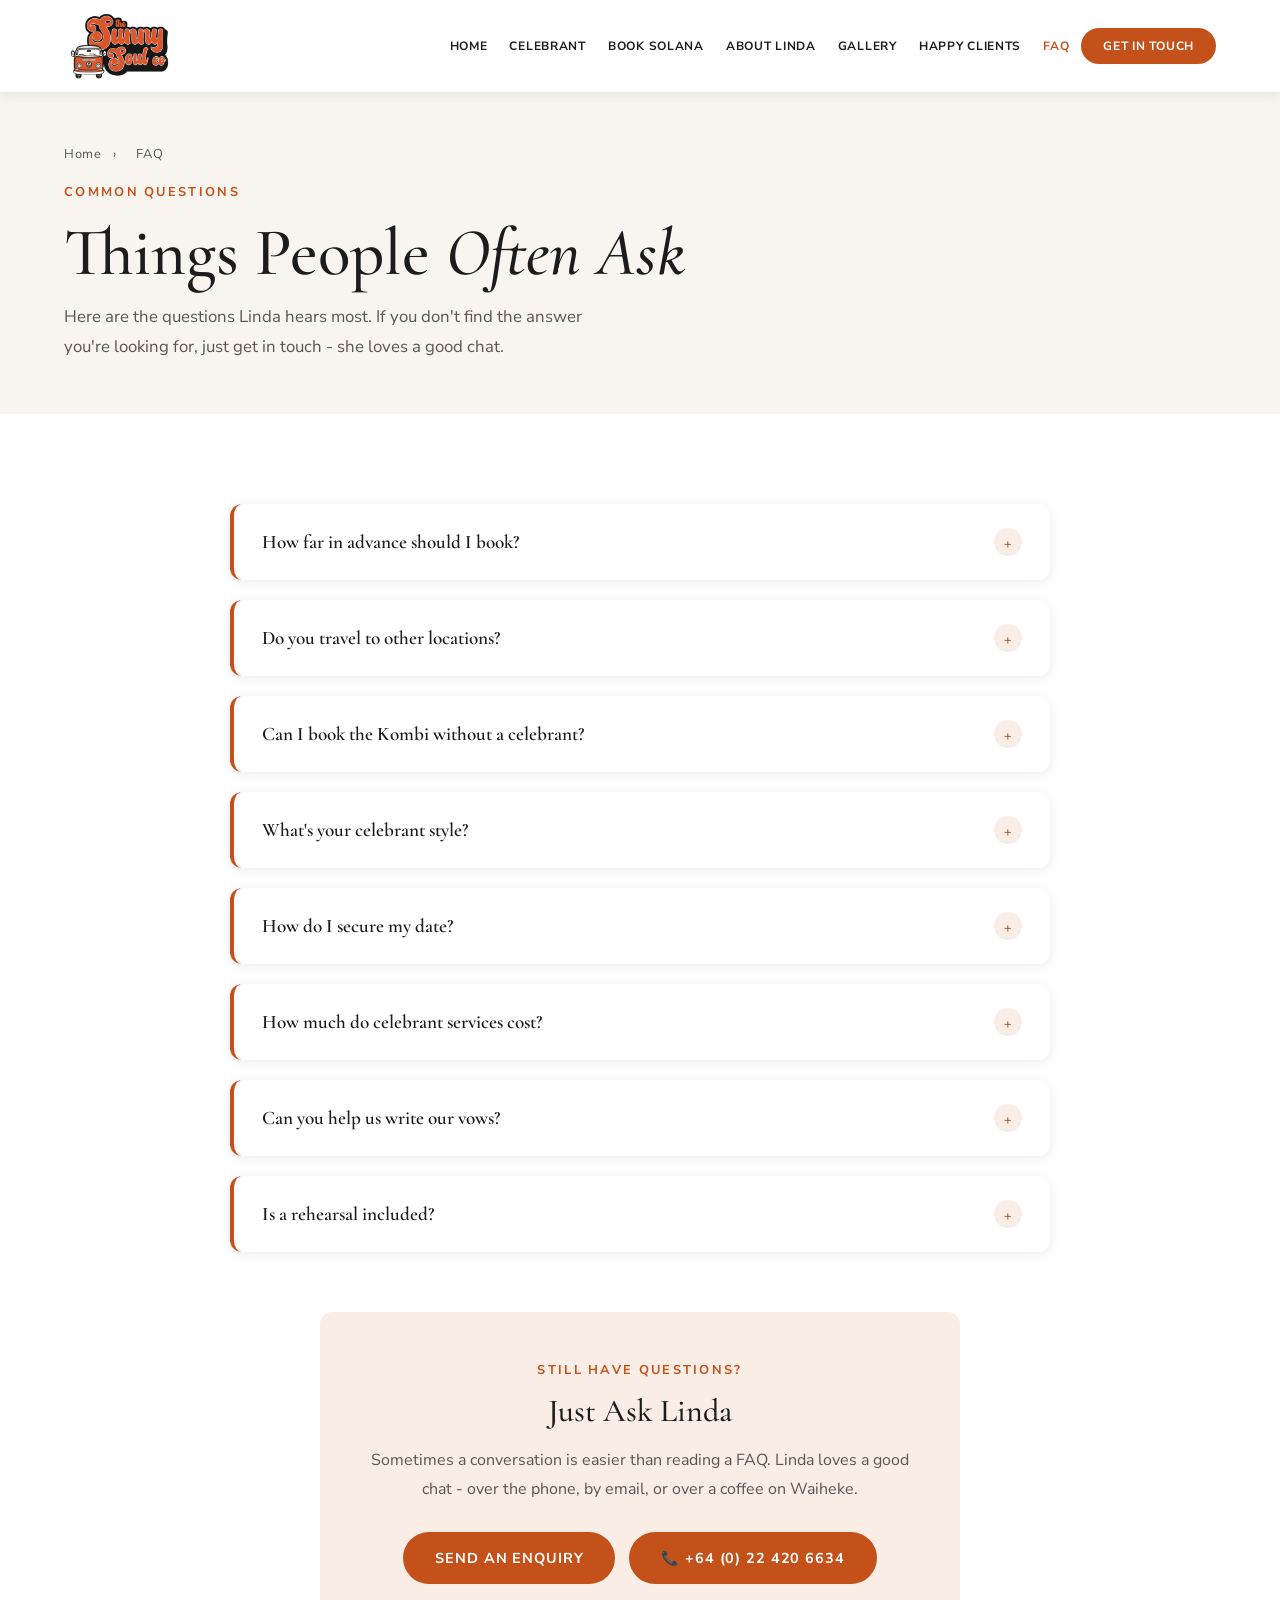
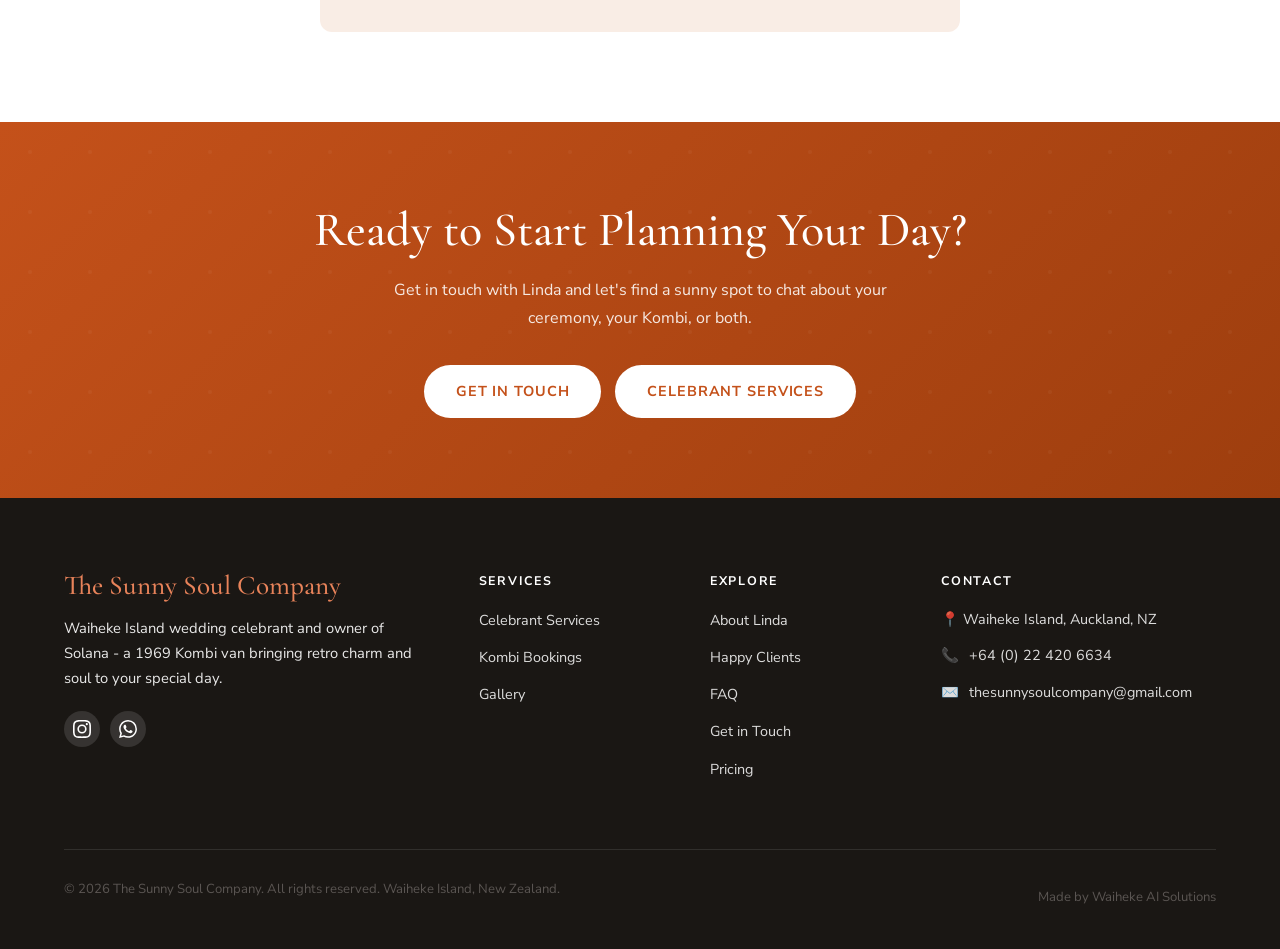
<file: faq.html>
﻿<!DOCTYPE html>
<html lang="en">
<head>
  <meta charset="UTF-8">
  <meta name="viewport" content="width=device-width, initial-scale=1.0">
  <title>FAQ | The Sunny Soul Company | Waiheke Island Celebrant & Kombi Hire</title>
  <meta name="description" content="Frequently asked questions about Linda Deverell's celebrant services and Kombi van hire on Waiheke Island. Booking, pricing, style and more.">
  <meta name="keywords" content="Waiheke Island celebrant FAQ, Kombi hire FAQ Waiheke, wedding celebrant questions Waiheke, The Sunny Soul Company FAQ">
  <link rel="canonical" href="https://www.thesunnysoulcompany.co.nz/faq">

  <link rel="stylesheet" href="css/style.css">
  <link rel="icon" type="image/png" href="images/logo.png">

  <style>
    .faq-list {
      display: flex;
      flex-direction: column;
      gap: 20px;
      max-width: 820px;
      margin: 0 auto;
    }

    .faq-item {
      background: var(--white);
      border-radius: var(--radius);
      box-shadow: var(--shadow-sm);
      border-left: 4px solid var(--copper);
      overflow: hidden;
    }

    .faq-item__question {
      width: 100%;
      background: none;
      border: none;
      padding: 24px 28px;
      text-align: left;
      cursor: pointer;
      display: flex;
      justify-content: space-between;
      align-items: center;
      gap: 16px;
      font-family: var(--font-heading);
      font-size: 1.2rem;
      font-weight: 600;
      color: var(--text);
      transition: var(--transition);
    }

    .faq-item__question:hover {
      color: var(--copper);
    }

    .faq-item__icon {
      flex-shrink: 0;
      width: 28px;
      height: 28px;
      border-radius: 50%;
      background: var(--copper-pale);
      color: var(--copper);
      font-size: 1.2rem;
      font-weight: 700;
      display: flex;
      align-items: center;
      justify-content: center;
      transition: var(--transition);
      line-height: 1;
    }

    .faq-item.is-open .faq-item__icon {
      background: var(--copper);
      color: white;
      transform: rotate(45deg);
    }

    .faq-item__answer {
      max-height: 0;
      overflow: hidden;
      transition: max-height 0.35s ease, padding 0.35s ease;
    }

    .faq-item.is-open .faq-item__answer {
      max-height: 400px;
    }

    .faq-item__answer-inner {
      padding: 0 28px 28px;
      color: var(--text-light);
      line-height: 1.75;
      font-size: 0.97rem;
    }

    .faq-categories {
      display: flex;
      gap: 12px;
      justify-content: center;
      flex-wrap: wrap;
      margin-bottom: 48px;
    }

    .faq-category-btn {
      padding: 10px 24px;
      border-radius: 50px;
      font-size: 0.82rem;
      font-weight: 700;
      letter-spacing: 0.08em;
      text-transform: uppercase;
      border: 2px solid var(--cream-dark);
      background: var(--white);
      color: var(--text-light);
      cursor: pointer;
      transition: var(--transition);
      font-family: var(--font-body);
    }

    .faq-category-btn.active,
    .faq-category-btn:hover {
      background: var(--copper);
      color: var(--white);
      border-color: var(--copper);
    }
  </style>
</head>
<body>

  <!-- Navigation -->
  <nav class="nav nav--solid" role="navigation" aria-label="Main navigation">
    <div class="nav__inner">
      <a href="index.html" class="nav__logo" aria-label="The Sunny Soul Company - Home">
        <img src="images/logo.png" alt="The Sunny Soul Company logo">
      </a>
      <div class="nav__overlay"></div>
      <ul class="nav__links" role="list">
        <li><a href="index.html"          class="nav__link">Home</a></li>
        <li><a href="celebrant.html"      class="nav__link">Celebrant</a></li>
        <li><a href="kombi-hire.html"     class="nav__link">Book Solana</a></li>
        <li><a href="about.html"          class="nav__link">About Linda</a></li>
        <li><a href="gallery.html"        class="nav__link">Gallery</a></li>
        <li><a href="happy-clients.html"  class="nav__link">Happy Clients</a></li>
        <li><a href="faq.html"            class="nav__link">FAQ</a></li>
        <li><a href="contact.html"        class="nav__link nav__cta">Get in Touch</a></li>
      </ul>
      <button class="nav__hamburger" aria-label="Toggle menu">
        <span></span><span></span><span></span>
      </button>
    </div>
  </nav>

  <!-- Page Header -->
  <div style="padding-top:var(--nav-height); background:var(--cream);">
    <div class="container" style="padding-top:52px; padding-bottom:52px;">
      <nav class="breadcrumb" style="color:var(--text-light);" aria-label="Breadcrumb">
        <a href="index.html" style="color:var(--text-light);">Home</a>
        <span style="margin:0 8px;">›</span>
        <span>FAQ</span>
      </nav>
      <span class="eyebrow" style="margin-top:8px;">Common Questions</span>
      <h1 style="margin-bottom:0.5rem;">Things People <em>Often Ask</em></h1>
      <p style="max-width:520px; font-size:1.05rem;">Here are the questions Linda hears most. If you don't find the answer you're looking for, just get in touch - she loves a good chat.</p>
    </div>
  </div>

  <!-- FAQ Section -->
  <section class="section">
    <div class="container">

      <div class="faq-list">

        <!-- Booking -->
        <div class="faq-item reveal">
          <button class="faq-item__question" aria-expanded="false">
            <span>How far in advance should I book?</span>
            <span class="faq-item__icon" aria-hidden="true">+</span>
          </button>
          <div class="faq-item__answer" role="region">
            <div class="faq-item__answer-inner">
              As soon as you know your date! Waiheke Island is popular and Linda's calendar fills up quickly, especially for summer weddings (November–March). The sooner you reach out, the better. Don't leave it too long and miss out on your ideal date.
            </div>
          </div>
        </div>

        <!-- Travel -->
        <div class="faq-item reveal reveal--delay-1">
          <button class="faq-item__question" aria-expanded="false">
            <span>Do you travel to other locations?</span>
            <span class="faq-item__icon" aria-hidden="true">+</span>
          </button>
          <div class="faq-item__answer" role="region">
            <div class="faq-item__answer-inner">
              Linda is based on Waiheke Island and primarily celebrates weddings here. She is also prepared to travel off island, so reach out to discuss your specific location - she loves a creative conversation!
            </div>
          </div>
        </div>

        <!-- Kombi only -->
        <div class="faq-item reveal reveal--delay-2">
          <button class="faq-item__question" aria-expanded="false">
            <span>Can I book the Kombi without a celebrant?</span>
            <span class="faq-item__icon" aria-hidden="true">+</span>
          </button>
          <div class="faq-item__answer" role="region">
            <div class="faq-item__answer-inner">
              Absolutely! You can book Solana independently for wedding transport, photo shoots, or any special occasion - Linda is always part of the deal as your driver. Kombi bookings start at $750 for the minimum 3-hour booking, with hourly rates of $220 for 4-5 hours and $200 for 6-8 hours. A 30% deposit is required to secure your date.
            </div>
          </div>
        </div>

        <!-- Style -->
        <div class="faq-item reveal reveal--delay-3">
          <button class="faq-item__question" aria-expanded="false">
            <span>What's your celebrant style?</span>
            <span class="faq-item__icon" aria-hidden="true">+</span>
          </button>
          <div class="faq-item__answer" role="region">
            <div class="faq-item__answer-inner">
              Relaxed, natural and deeply personal. Linda doesn't do scripts or clichés - she crafts ceremonies that sound like you, full of your stories and what actually matters. No two ceremonies are the same. Her vibe is relaxed and natural meets professional, and her approach is simple: slow down, breathe and honour what matters.
            </div>
          </div>
        </div>

        <!-- Securing the date -->
        <div class="faq-item reveal reveal--delay-4">
          <button class="faq-item__question" aria-expanded="false">
            <span>How do I secure my date?</span>
            <span class="faq-item__icon" aria-hidden="true">+</span>
          </button>
          <div class="faq-item__answer" role="region">
            <div class="faq-item__answer-inner">
              For Kombi bookings, a 30% deposit secures your date. For celebrant services, get in touch to discuss - Linda will guide you through the process from first chat to signing day.
            </div>
          </div>
        </div>

        <!-- Pricing -->
        <div class="faq-item reveal">
          <button class="faq-item__question" aria-expanded="false">
            <span>How much do celebrant services cost?</span>
            <span class="faq-item__icon" aria-hidden="true">+</span>
          </button>
          <div class="faq-item__answer" role="region">
            <div class="faq-item__answer-inner">
              Celebrant pricing depends on what you need. Every couple is different and so is every ceremony. Linda offers fully bespoke ceremonies as well as simpler elopement packages. Get in touch for a personalised quote - and visit the <a href="celebrant.html#pricing" style="color:var(--copper);">Celebrant Pricing</a> page for more details.
            </div>
          </div>
        </div>

        <!-- Vows -->
        <div class="faq-item reveal reveal--delay-1">
          <button class="faq-item__question" aria-expanded="false">
            <span>Can you help us write our vows?</span>
            <span class="faq-item__icon" aria-hidden="true">+</span>
          </button>
          <div class="faq-item__answer" role="region">
            <div class="faq-item__answer-inner">
              Yes! Linda is happy to help you craft your vows so they feel authentic and personal without being overwhelming. Some couples love writing every word themselves; others appreciate guidance. Either way, Linda has you covered.
            </div>
          </div>
        </div>

        <!-- Rehearsal -->
        <div class="faq-item reveal reveal--delay-2">
          <button class="faq-item__question" aria-expanded="false">
            <span>Is a rehearsal included?</span>
            <span class="faq-item__icon" aria-hidden="true">+</span>
          </button>
          <div class="faq-item__answer" role="region">
            <div class="faq-item__answer-inner">
              Yes - Linda includes a rehearsal as part of a full bespoke ceremony package. A run-through takes the nerves out of the day and means you can walk down the aisle feeling calm and completely prepared.
            </div>
          </div>
        </div>

      </div>

      <!-- Still have questions -->
      <div class="text-center reveal" style="margin-top:60px;">
        <div style="background:var(--copper-pale); border-radius:var(--radius); padding:48px 40px; max-width:640px; margin:0 auto;">
          <span class="eyebrow">Still Have Questions?</span>
          <h3 style="margin-bottom:16px;">Just Ask Linda</h3>
          <p style="color:var(--text-light); margin-bottom:28px;">Sometimes a conversation is easier than reading a FAQ. Linda loves a good chat - over the phone, by email, or over a coffee on Waiheke.</p>
          <div style="display:flex; gap:14px; justify-content:center; flex-wrap:wrap;">
            <a href="contact.html" class="btn btn--primary">Send an Enquiry</a>
            <a href="tel:+64224206634" class="btn btn--primary">📞 +64 (0) 22 420 6634</a>
          </div>
        </div>
      </div>

    </div>
  </section>

  <!-- CTA -->
  <section class="cta-banner">
    <div class="container">
      <h2>Ready to Start Planning Your Day?</h2>
      <p>Get in touch with Linda and let's find a sunny spot to chat about your ceremony, your Kombi, or both.</p>
      <div class="cta-banner__buttons">
        <a href="contact.html" class="btn btn--white">Get in Touch</a>
        <a href="celebrant.html" class="btn btn--white">Celebrant Services</a>
      </div>
    </div>
  </section>

  <!-- Footer -->
  <footer class="footer" role="contentinfo">
    <div class="container">
      <div class="footer__grid">
        <div class="footer__brand">
          <span class="footer__brand-name">The Sunny Soul Company</span>
          <p>Waiheke Island wedding celebrant and owner of Solana - a 1969 Kombi van bringing retro charm and soul to your special day.</p>
          <div class="footer__social">
            <a href="https://www.instagram.com/sunny_soul_co_waiheke?igsh=Y200ODVpang0bDlr&utm_source=qr" target="_blank" rel="noopener" aria-label="Instagram">
              <svg xmlns="http://www.w3.org/2000/svg" width="18" height="18" fill="currentColor" viewBox="0 0 24 24"><path d="M12 2.163c3.204 0 3.584.012 4.85.07 3.252.148 4.771 1.691 4.919 4.919.058 1.265.069 1.645.069 4.849 0 3.205-.012 3.584-.069 4.849-.149 3.225-1.664 4.771-4.919 4.919-1.266.058-1.644.07-4.85.07-3.204 0-3.584-.012-4.849-.07-3.26-.149-4.771-1.699-4.919-4.92-.058-1.265-.07-1.644-.07-4.849 0-3.204.013-3.583.07-4.849.149-3.227 1.664-4.771 4.919-4.919 1.266-.057 1.645-.069 4.849-.069zM12 0C8.741 0 8.333.014 7.053.072 2.695.272.273 2.69.073 7.052.014 8.333 0 8.741 0 12c0 3.259.014 3.668.072 4.948.2 4.358 2.618 6.78 6.98 6.98C8.333 23.986 8.741 24 12 24c3.259 0 3.668-.014 4.948-.072 4.354-.2 6.782-2.618 6.979-6.98.059-1.28.073-1.689.073-4.948 0-3.259-.014-3.667-.072-4.947-.196-4.354-2.617-6.78-6.979-6.98C15.668.014 15.259 0 12 0zm0 5.838a6.162 6.162 0 100 12.324 6.162 6.162 0 000-12.324zM12 16a4 4 0 110-8 4 4 0 010 8zm6.406-11.845a1.44 1.44 0 100 2.881 1.44 1.44 0 000-2.881z"/></svg>
            </a>
            <a href="https://wa.me/64224206634" target="_blank" rel="noopener" aria-label="WhatsApp">
              <svg xmlns="http://www.w3.org/2000/svg" width="18" height="18" fill="currentColor" viewBox="0 0 24 24"><path d="M17.472 14.382c-.297-.149-1.758-.867-2.03-.967-.273-.099-.471-.148-.67.15-.197.297-.767.966-.94 1.164-.173.199-.347.223-.644.075-.297-.15-1.255-.463-2.39-1.475-.883-.788-1.48-1.761-1.653-2.059-.173-.297-.018-.458.13-.606.134-.133.298-.347.446-.52.149-.174.198-.298.298-.497.099-.198.05-.371-.025-.52-.075-.149-.669-1.612-.916-2.207-.242-.579-.487-.5-.669-.51-.173-.008-.371-.01-.57-.01-.198 0-.52.074-.792.372-.272.297-1.04 1.016-1.04 2.479 0 1.462 1.065 2.875 1.213 3.074.149.198 2.096 3.2 5.077 4.487.709.306 1.262.489 1.694.625.712.227 1.36.195 1.871.118.571-.085 1.758-.719 2.006-1.413.248-.694.248-1.289.173-1.413-.074-.124-.272-.198-.57-.347m-5.421 7.403h-.004a9.87 9.87 0 01-5.031-1.378l-.361-.214-3.741.982.998-3.648-.235-.374a9.86 9.86 0 01-1.51-5.26c.001-5.45 4.436-9.884 9.888-9.884 2.64 0 5.122 1.03 6.988 2.898a9.825 9.825 0 012.893 6.994c-.003 5.45-4.437 9.884-9.885 9.884m8.413-18.297A11.815 11.815 0 0012.05 0C5.495 0 .16 5.335.157 11.892c0 2.096.547 4.142 1.588 5.945L.057 24l6.305-1.654a11.882 11.882 0 005.683 1.448h.005c6.554 0 11.89-5.335 11.893-11.893a11.821 11.821 0 00-3.48-8.413z"/></svg>
            </a>
          </div>
        </div>
        <div class="footer__col">
          <h5>Services</h5>
          <ul class="footer__links">
            <li><a href="celebrant.html">Celebrant Services</a></li>
            <li><a href="kombi-hire.html">Kombi Bookings</a></li>
            <li><a href="gallery.html">Gallery</a></li>
          </ul>
        </div>
        <div class="footer__col">
          <h5>Explore</h5>
          <ul class="footer__links">
            <li><a href="about.html">About Linda</a></li>
            <li><a href="happy-clients.html">Happy Clients</a></li>
            <li><a href="faq.html">FAQ</a></li>
            <li><a href="contact.html">Get in Touch</a></li>
            <li><a href="celebrant.html#pricing">Pricing</a></li>
          </ul>
        </div>
        <div class="footer__col">
          <h5>Contact</h5>
          <ul class="footer__contact">
            <li>📍 Waiheke Island, Auckland, NZ</li>
            <li>📞 <a href="tel:+64224206634">+64 (0) 22 420 6634</a></li>
            <li>✉️ <a href="mailto:thesunnysoulcompany@gmail.com">thesunnysoulcompany@gmail.com</a></li>
          </ul>
        </div>
      </div>
      <div class="footer__bottom">
        <p>&copy; 2026 The Sunny Soul Company. All rights reserved. Waiheke Island, New Zealand.</p>
        <p>Made by <a href="https://www.waihekeai.co.nz" target="_blank" rel="noopener">Waiheke AI Solutions</a></p>
      </div>
    </div>
  </footer>

  <script src="js/main.js"></script>

  <script>
    // Simple FAQ accordion
    document.querySelectorAll('.faq-item__question').forEach(btn => {
      btn.addEventListener('click', () => {
        const item = btn.closest('.faq-item');
        const isOpen = item.classList.contains('is-open');

        // Close all
        document.querySelectorAll('.faq-item').forEach(i => {
          i.classList.remove('is-open');
          i.querySelector('.faq-item__question').setAttribute('aria-expanded', 'false');
        });

        // Open clicked (if it was closed)
        if (!isOpen) {
          item.classList.add('is-open');
          btn.setAttribute('aria-expanded', 'true');
        }
      });
    });
  </script>
</body>
</html>
</file>
<file: css/style.css>
/* ============================================
   The Sunny Soul Company — Main Stylesheet
   ============================================ */

/* Google Fonts */
@import url('https://fonts.googleapis.com/css2?family=Cormorant+Garamond:ital,wght@0,300;0,400;0,500;0,600;1,300;1,400&family=Nunito+Sans:wght@300;400;600;700&display=swap');

/* ── Custom Properties ── */
:root {
  --copper:        #C4511A;
  --copper-dark:   #9E3E0E;
  --copper-light:  #E8835A;
  --copper-pale:   #F9EDE5;
  --green:         #2C4A1E;
  --green-light:   #3D6428;
  --cream:         #F8F4EF;
  --cream-dark:    #EDE6DC;
  --tan:           #C9AD96;
  --text:          #1C1C1C;
  --text-light:    #5A5552;
  --white:         #FFFFFF;
  --nav-height:    92px;
  --shadow-sm:     0 2px 12px rgba(0,0,0,0.08);
  --shadow-md:     0 6px 28px rgba(0,0,0,0.12);
  --shadow-lg:     0 16px 48px rgba(0,0,0,0.16);
  --radius:        12px;
  --transition:    all 0.35s ease;
  --font-heading:  'Cormorant Garamond', Georgia, serif;
  --font-body:     'Nunito Sans', 'Helvetica Neue', sans-serif;
}

/* ── Reset & Base ── */
*, *::before, *::after { box-sizing: border-box; margin: 0; padding: 0; }

html { scroll-behavior: smooth; font-size: 16px; }

body {
  font-family: var(--font-body);
  color: var(--text);
  background: var(--white);
  line-height: 1.7;
  overflow-x: hidden;
}

img { display: block; max-width: 100%; height: auto; }
a  { color: inherit; text-decoration: none; }
ul { list-style: none; }
button { cursor: pointer; border: none; background: none; font-family: inherit; }

/* ── Typography ── */
h1, h2, h3, h4 {
  font-family: var(--font-heading);
  line-height: 1.2;
  font-weight: 500;
}

h1 { font-size: clamp(2.4rem, 6vw, 4.2rem); }
h2 { font-size: clamp(1.8rem, 4vw, 3rem); }
h3 { font-size: clamp(1.3rem, 2.5vw, 2rem); }
h4 { font-size: 1.2rem; }

p { margin-bottom: 1rem; color: var(--text-light); line-height: 1.8; }
p:last-child { margin-bottom: 0; }

.eyebrow {
  font-family: var(--font-body);
  font-size: 0.8rem;
  font-weight: 700;
  letter-spacing: 0.18em;
  text-transform: uppercase;
  color: var(--copper);
  display: block;
  margin-bottom: 0.6rem;
}

/* ── Layout Helpers ── */
.container {
  max-width: 1200px;
  margin: 0 auto;
  padding: 0 24px;
}

.container--narrow { max-width: 800px; }
.container--wide   { max-width: 1400px; }

.section {
  padding: 90px 0;
}

.section--cream { background: var(--cream); }
.section--dark  { background: var(--text); color: var(--white); }
.section--copper { background: var(--copper); color: var(--white); }

.text-center { text-align: center; }
.text-white  { color: var(--white); }
.text-white p { color: rgba(255,255,255,0.85); }

/* ── Buttons ── */
.btn {
  display: inline-flex;
  align-items: center;
  gap: 8px;
  padding: 14px 32px;
  border-radius: 50px;
  font-family: var(--font-body);
  font-size: 0.9rem;
  font-weight: 700;
  letter-spacing: 0.06em;
  text-transform: uppercase;
  transition: var(--transition);
}

.btn--primary {
  background: var(--copper);
  color: var(--white);
}
.btn--primary:hover {
  background: var(--copper-dark);
  transform: translateY(-2px);
  box-shadow: 0 8px 24px rgba(196,81,26,0.35);
}

.btn--outline {
  background: transparent;
  color: var(--copper);
  border: 2px solid var(--copper);
}
.btn--outline:hover {
  background: var(--copper);
  color: var(--white);
  transform: translateY(-2px);
}

.btn--white {
  background: var(--white);
  color: var(--copper);
}
.btn--white:hover {
  background: var(--cream);
  transform: translateY(-2px);
  box-shadow: 0 8px 24px rgba(0,0,0,0.15);
}

.btn--outline-white {
  background: transparent;
  color: var(--white);
  border: 2px solid rgba(255,255,255,0.7);
}
.btn--outline-white:hover {
  background: rgba(255,255,255,0.15);
  border-color: var(--white);
  transform: translateY(-2px);
}

/* ── Navigation ── */
.nav {
  position: fixed;
  top: 0;
  left: 0;
  right: 0;
  z-index: 1000;
  height: var(--nav-height);
  transition: background 0.35s ease, box-shadow 0.35s ease;
}

.nav--transparent { background: transparent; }
.nav--solid {
  background: var(--white);
  box-shadow: var(--shadow-sm);
}

.nav__inner {
  height: 100%;
  display: flex;
  align-items: center;
  justify-content: space-between;
  max-width: 1200px;
  margin: 0 auto;
  padding: 0 24px;
}

.nav__logo img {
  height: 76px;
  width: auto;
  transition: var(--transition);
}

.nav__links {
  display: flex;
  align-items: center;
  gap: 2px;
}

.nav__link {
  font-size: 0.75rem;
  font-weight: 700;
  letter-spacing: 0.06em;
  text-transform: uppercase;
  padding: 8px 10px;
  border-radius: 6px;
  transition: var(--transition);
  color: var(--text);
  white-space: nowrap;
}

.nav--transparent .nav__link { color: var(--white); }
.nav--transparent .nav__link:hover { color: var(--copper-light); background: rgba(255,255,255,0.1); }
.nav--solid .nav__link:hover { color: var(--copper); background: var(--copper-pale); }

.nav__cta {
  background: var(--copper);
  color: var(--white) !important;
  border-radius: 50px;
  padding: 10px 22px;
}
.nav__cta:hover {
  background: var(--copper-dark) !important;
  color: var(--white) !important;
}

.nav__hamburger {
  display: none;
  flex-direction: column;
  gap: 5px;
  padding: 8px;
  cursor: pointer;
  z-index: 1001;
}

.nav__hamburger span {
  display: block;
  width: 26px;
  height: 2px;
  background: var(--text);
  border-radius: 2px;
  transition: var(--transition);
}

.nav--transparent .nav__hamburger span { background: var(--white); }
.nav--solid .nav__hamburger span { background: var(--text); }

.nav__hamburger.active span:nth-child(1) { transform: rotate(45deg) translate(5px, 5px); }
.nav__hamburger.active span:nth-child(2) { opacity: 0; }
.nav__hamburger.active span:nth-child(3) { transform: rotate(-45deg) translate(5px, -5px); }

/* ── Hero ── */
.hero {
  position: relative;
  height: 100vh;
  min-height: 600px;
  display: flex;
  align-items: center;
  overflow: hidden;
}

.hero--inner {
  height: 65vh;
  min-height: 440px;
}

.hero__bg {
  position: absolute;
  inset: 0;
  background-size: cover;
  background-position: center;
  background-repeat: no-repeat;
  transform: scale(1.04);
  transition: transform 8s ease;
}

.hero__bg.loaded { transform: scale(1); }

.hero__overlay {
  position: absolute;
  inset: 0;
  background: linear-gradient(
    135deg,
    rgba(28,28,28,0.72) 0%,
    rgba(28,28,28,0.45) 55%,
    rgba(28,28,28,0.28) 100%
  );
}

.hero__content {
  position: relative;
  z-index: 2;
  color: var(--white);
  max-width: 720px;
  padding: 0 24px;
  margin: 0 auto;
}

.hero--center .hero__content {
  text-align: center;
  margin: 0 auto;
}

.hero__content h1 {
  margin-bottom: 1.2rem;
  text-shadow: 0 2px 20px rgba(0,0,0,0.4);
}

.hero__content p {
  font-size: 1.15rem;
  color: rgba(255,255,255,0.9);
  margin-bottom: 2rem;
  max-width: 580px;
  text-shadow: 0 1px 8px rgba(0,0,0,0.3);
}

.hero--center .hero__content p { margin-left: auto; margin-right: auto; }

.hero__buttons {
  display: flex;
  gap: 14px;
  flex-wrap: wrap;
}

.hero--center .hero__buttons {
  justify-content: center;
}

.hero__scroll {
  position: absolute;
  bottom: 36px;
  left: 50%;
  transform: translateX(-50%);
  display: flex;
  flex-direction: column;
  align-items: center;
  gap: 8px;
  color: rgba(255,255,255,0.7);
  font-size: 0.72rem;
  letter-spacing: 0.12em;
  text-transform: uppercase;
  animation: bounce 2.5s ease infinite;
  z-index: 2;
}

.hero__scroll::after {
  content: '';
  width: 1px;
  height: 40px;
  background: rgba(255,255,255,0.5);
}

@keyframes bounce {
  0%, 100% { transform: translateX(-50%) translateY(0); }
  50%       { transform: translateX(-50%) translateY(6px); }
}

/* ── Services Grid (Home) ── */
.services-grid {
  display: grid;
  grid-template-columns: 1fr 1fr;
  gap: 32px;
}

.service-card {
  border-radius: var(--radius);
  overflow: hidden;
  position: relative;
  cursor: pointer;
  box-shadow: var(--shadow-md);
  transition: var(--transition);
}

.service-card:hover { transform: translateY(-6px); box-shadow: var(--shadow-lg); }

.service-card__img {
  width: 100%;
  height: 420px;
  object-fit: cover;
  transition: transform 0.6s ease;
}

.service-card:hover .service-card__img { transform: scale(1.04); }

.service-card__overlay {
  position: absolute;
  inset: 0;
  background: linear-gradient(to top, rgba(0,0,0,0.90) 0%, rgba(0,0,0,0.60) 50%, rgba(0,0,0,0.18) 100%);
  display: flex;
  flex-direction: column;
  justify-content: flex-end;
  padding: 36px;
  color: var(--white);
}

.service-card__tag {
  font-size: 0.72rem;
  letter-spacing: 0.18em;
  text-transform: uppercase;
  font-weight: 700;
  color: rgba(255,255,255,0.95);
  margin-bottom: 8px;
}

.service-card__overlay h3 { margin-bottom: 10px; font-size: 1.7rem; }
.service-card__overlay p  { color: rgba(255,255,255,0.8); margin-bottom: 20px; font-size: 0.95rem; }

.service-card__arrow {
  display: inline-flex;
  align-items: center;
  gap: 8px;
  font-size: 0.82rem;
  font-weight: 700;
  letter-spacing: 0.08em;
  text-transform: uppercase;
  color: rgba(255,255,255,0.9);
  border-bottom: 1px solid rgba(255,255,255,0.4);
  padding-bottom: 2px;
  transition: var(--transition);
}

.service-card:hover .service-card__arrow { color: var(--white); border-color: rgba(255,255,255,0.7); }

/* ── Features Grid ── */
.features-grid {
  display: grid;
  grid-template-columns: repeat(auto-fit, minmax(240px, 1fr));
  gap: 28px;
}

.feature-card {
  background: var(--white);
  border-radius: var(--radius);
  padding: 36px 28px;
  box-shadow: var(--shadow-sm);
  transition: var(--transition);
  border-top: 3px solid var(--copper);
}

.feature-card:hover { transform: translateY(-4px); box-shadow: var(--shadow-md); }

.feature-card__icon {
  font-size: 2rem;
  margin-bottom: 16px;
  display: block;
}

.feature-card h4 {
  font-family: var(--font-heading);
  font-size: 1.3rem;
  font-weight: 600;
  margin-bottom: 10px;
  color: var(--text);
}

.feature-card p { font-size: 0.95rem; margin-bottom: 0; }

/* ── Two Column Layout ── */
.two-col {
  display: grid;
  grid-template-columns: 1fr 1fr;
  gap: 60px;
  align-items: center;
}

.two-col--reverse { direction: rtl; }
.two-col--reverse > * { direction: ltr; }

.two-col__img {
  border-radius: var(--radius);
  overflow: hidden;
  box-shadow: var(--shadow-lg);
}

.two-col__img img {
  width: 100%;
  height: 520px;
  object-fit: cover;
  transition: transform 0.6s ease;
}

.two-col__img:hover img { transform: scale(1.03); }

.two-col__text h2 { margin-bottom: 1.2rem; }
.two-col__text .eyebrow { margin-bottom: 0.8rem; }

.two-col__text ul {
  margin: 1.2rem 0;
}

.two-col__text li {
  display: flex;
  align-items: flex-start;
  gap: 10px;
  margin-bottom: 12px;
  font-size: 0.95rem;
  color: var(--text-light);
}

.two-col__text li::before {
  content: '✦';
  color: var(--copper);
  font-size: 0.7rem;
  margin-top: 5px;
  flex-shrink: 0;
}

/* ── Pricing Block ── */
.pricing-block {
  background: var(--cream);
  border-radius: var(--radius);
  padding: 48px;
  text-align: center;
  border: 1px solid var(--cream-dark);
}

.pricing-block__price {
  font-family: var(--font-heading);
  font-size: 3.2rem;
  color: var(--copper);
  font-weight: 600;
  line-height: 1;
  margin: 16px 0 8px;
}

.pricing-block__note { font-size: 0.9rem; color: var(--text-light); }

/* ── Gallery Grid ── */
.gallery-grid {
  display: grid;
  grid-template-columns: repeat(3, 1fr);
  gap: 16px;
}

.gallery-grid--4 {
  grid-template-columns: repeat(4, 1fr);
}

.gallery-item {
  position: relative;
  overflow: hidden;
  border-radius: 8px;
  cursor: pointer;
  aspect-ratio: 3/4;
}

.gallery-item--wide { grid-column: span 2; aspect-ratio: 4/3; }
.gallery-item--tall { grid-row: span 2; }

.gallery-item img {
  width: 100%;
  height: 100%;
  object-fit: cover;
  transition: transform 0.5s ease;
}

.gallery-item:hover img { transform: scale(1.06); }

.gallery-item__overlay {
  position: absolute;
  inset: 0;
  background: rgba(196,81,26,0);
  display: flex;
  align-items: center;
  justify-content: center;
  transition: background 0.35s ease;
}

.gallery-item__overlay svg {
  opacity: 0;
  transform: scale(0.7);
  transition: var(--transition);
  color: var(--white);
  width: 40px;
  height: 40px;
}

.gallery-item:hover .gallery-item__overlay { background: rgba(28,28,28,0.38); }
.gallery-item:hover .gallery-item__overlay svg { opacity: 1; transform: scale(1); }

/* ── Lightbox ── */
.lightbox {
  position: fixed;
  inset: 0;
  z-index: 9000;
  background: rgba(0,0,0,0.94);
  display: flex;
  align-items: center;
  justify-content: center;
  opacity: 0;
  pointer-events: none;
  transition: opacity 0.3s ease;
}

.lightbox.active {
  opacity: 1;
  pointer-events: all;
}

.lightbox__img {
  max-width: 90vw;
  max-height: 88vh;
  object-fit: contain;
  border-radius: 4px;
  box-shadow: 0 24px 80px rgba(0,0,0,0.6);
  transform: scale(0.94);
  transition: transform 0.35s ease;
}

.lightbox.active .lightbox__img { transform: scale(1); }

.lightbox__close {
  position: absolute;
  top: 24px;
  right: 30px;
  color: rgba(255,255,255,0.8);
  font-size: 2rem;
  line-height: 1;
  padding: 8px;
  transition: color 0.2s;
}
.lightbox__close:hover { color: var(--white); }

.lightbox__prev, .lightbox__next {
  position: absolute;
  top: 50%;
  transform: translateY(-50%);
  color: rgba(255,255,255,0.7);
  font-size: 2.2rem;
  padding: 16px;
  transition: color 0.2s;
}
.lightbox__prev:hover, .lightbox__next:hover { color: var(--white); }
.lightbox__prev { left: 20px; }
.lightbox__next { right: 20px; }

/* ── Contact Form ── */
.contact-form {
  background: var(--white);
  border-radius: var(--radius);
  padding: 52px;
  box-shadow: var(--shadow-lg);
}

.form-group {
  margin-bottom: 24px;
}

.form-group label {
  display: block;
  font-size: 0.82rem;
  font-weight: 700;
  letter-spacing: 0.08em;
  text-transform: uppercase;
  color: var(--text);
  margin-bottom: 8px;
}

.form-group input,
.form-group select,
.form-group textarea {
  width: 100%;
  padding: 14px 18px;
  border: 1.5px solid var(--cream-dark);
  border-radius: 8px;
  font-family: var(--font-body);
  font-size: 1rem;
  color: var(--text);
  background: var(--cream);
  transition: border-color 0.25s ease, box-shadow 0.25s ease;
  outline: none;
}

.form-group input:focus,
.form-group select:focus,
.form-group textarea:focus {
  border-color: var(--copper);
  box-shadow: 0 0 0 3px rgba(196,81,26,0.12);
  background: var(--white);
}

.form-group textarea { resize: vertical; min-height: 140px; }
.form-group select { appearance: none; cursor: pointer; }

.form-grid {
  display: grid;
  grid-template-columns: 1fr 1fr;
  gap: 20px;
}

.form-success {
  display: none;
  background: #e8f5e9;
  border: 1px solid #a5d6a7;
  border-radius: 8px;
  padding: 20px 24px;
  color: #2e7d32;
  font-weight: 600;
  margin-top: 16px;
}

/* ── Contact Info ── */
.contact-info {
  display: flex;
  flex-direction: column;
  gap: 24px;
}

.contact-info__item {
  display: flex;
  align-items: flex-start;
  gap: 16px;
}

.contact-info__icon {
  width: 48px;
  height: 48px;
  border-radius: 50%;
  background: var(--copper-pale);
  display: flex;
  align-items: center;
  justify-content: center;
  font-size: 1.2rem;
  flex-shrink: 0;
}

.contact-info__text strong {
  display: block;
  font-size: 0.78rem;
  letter-spacing: 0.1em;
  text-transform: uppercase;
  color: var(--copper);
  margin-bottom: 4px;
}

.contact-info__text a { transition: color 0.2s; }
.contact-info__text a:hover { color: var(--copper); }

/* ── Stats Row ── */
.stats-row {
  display: grid;
  grid-template-columns: repeat(3, 1fr);
  gap: 0;
  border-radius: var(--radius);
  overflow: hidden;
  box-shadow: var(--shadow-md);
}

.stat {
  background: var(--cream);
  padding: 48px 32px;
  text-align: center;
  border-right: 1px solid var(--cream-dark);
}

.stat:last-child { border-right: none; }

.stat__number {
  font-family: var(--font-heading);
  font-size: 3.4rem;
  color: var(--copper);
  font-weight: 600;
  line-height: 1;
  display: block;
  margin-bottom: 8px;
}

.stat__label {
  font-size: 0.85rem;
  font-weight: 700;
  letter-spacing: 0.08em;
  text-transform: uppercase;
  color: var(--text);
}

/* ── Venue Tags ── */
.venue-tags {
  display: flex;
  flex-wrap: wrap;
  gap: 10px;
  margin-top: 1rem;
}

.venue-tag {
  background: var(--copper-pale);
  color: var(--copper-dark);
  font-size: 0.82rem;
  font-weight: 600;
  padding: 6px 14px;
  border-radius: 50px;
  border: 1px solid rgba(196,81,26,0.2);
}

/* ── CTA Banner ── */
.cta-banner {
  background: linear-gradient(135deg, var(--copper) 0%, var(--copper-dark) 100%);
  padding: 80px 24px;
  text-align: center;
  color: var(--white);
  position: relative;
  overflow: hidden;
}

.cta-banner::before {
  content: '';
  position: absolute;
  inset: 0;
  background-image: url("data:image/svg+xml,%3Csvg width='60' height='60' viewBox='0 0 60 60' xmlns='http://www.w3.org/2000/svg'%3E%3Cg fill='none' fill-rule='evenodd'%3E%3Cg fill='%23ffffff' fill-opacity='0.04'%3E%3Ccircle cx='30' cy='30' r='2'/%3E%3C/g%3E%3C/g%3E%3C/svg%3E");
  pointer-events: none;
}

.cta-banner h2 { color: var(--white); margin-bottom: 1rem; }
.cta-banner p  { color: rgba(255,255,255,0.88); max-width: 560px; margin: 0 auto 2rem; }

.cta-banner__buttons {
  display: flex;
  gap: 14px;
  justify-content: center;
  flex-wrap: wrap;
}

/* ── Pull Quote ── */
.pull-quote {
  border-left: 4px solid var(--copper);
  padding: 20px 28px;
  margin: 2rem 0;
  background: var(--copper-pale);
  border-radius: 0 8px 8px 0;
}

.pull-quote p {
  font-family: var(--font-heading);
  font-size: 1.35rem;
  font-style: italic;
  color: var(--text);
  margin: 0;
  line-height: 1.6;
}

/* ── Process Steps ── */
.steps {
  display: grid;
  grid-template-columns: repeat(3, 1fr);
  gap: 40px;
  counter-reset: steps;
}

.step {
  text-align: center;
  counter-increment: steps;
}

.step__number {
  width: 64px;
  height: 64px;
  border-radius: 50%;
  background: var(--copper);
  color: var(--white);
  font-family: var(--font-heading);
  font-size: 1.6rem;
  font-weight: 600;
  display: flex;
  align-items: center;
  justify-content: center;
  margin: 0 auto 20px;
}

.step h4 {
  font-family: var(--font-heading);
  font-size: 1.25rem;
  margin-bottom: 10px;
}

/* ── Kombi Feature List ── */
.kombi-features {
  display: grid;
  grid-template-columns: 1fr 1fr;
  gap: 16px;
  margin: 1.5rem 0;
}

.kombi-feature {
  display: flex;
  align-items: center;
  gap: 12px;
  background: var(--cream);
  padding: 14px 18px;
  border-radius: 8px;
  font-size: 0.92rem;
  font-weight: 600;
  color: var(--text);
}

.kombi-feature__dot {
  width: 10px;
  height: 10px;
  border-radius: 50%;
  background: var(--copper);
  flex-shrink: 0;
}

/* ── About Section ── */
.about-intro {
  background: var(--cream);
  border-radius: var(--radius);
  padding: 52px;
}

/* ── Footer ── */
.footer {
  background: #1A1714;
  color: rgba(255,255,255,0.85);
  padding: 72px 0 32px;
}

.footer__grid {
  display: grid;
  grid-template-columns: 2fr 1fr 1fr 1.5fr;
  gap: 48px;
  margin-bottom: 56px;
}

.footer__brand-name {
  font-family: var(--font-heading);
  font-size: 1.7rem;
  font-weight: 500;
  color: var(--copper-light);
  display: block;
  margin-bottom: 14px;
  line-height: 1.2;
}

.footer__brand p { font-size: 0.92rem; line-height: 1.7; color: rgba(255,255,255,0.9); }

.footer__col h5 {
  font-family: var(--font-body);
  font-size: 0.78rem;
  font-weight: 700;
  letter-spacing: 0.14em;
  text-transform: uppercase;
  color: var(--white);
  margin-bottom: 16px;
}

.footer__links li { margin-bottom: 10px; }

.footer__links a {
  font-size: 0.9rem;
  transition: color 0.2s;
}

.footer__links a:hover { color: var(--copper-light); }

.footer__contact li {
  display: flex;
  gap: 10px;
  margin-bottom: 12px;
  font-size: 0.9rem;
  align-items: flex-start;
}

.footer__contact a:hover { color: var(--copper-light); }

.footer__bottom {
  border-top: 1px solid rgba(255,255,255,0.1);
  padding-top: 28px;
  display: flex;
  align-items: center;
  justify-content: space-between;
  font-size: 0.82rem;
  color: rgba(255,255,255,0.9);
}

.footer__bottom a { transition: color 0.2s; }
.footer__bottom a:hover { color: rgba(255,255,255,0.7); }

/* ── Scroll Reveal Animation ── */
.reveal {
  opacity: 0;
  transform: translateY(28px);
  transition: opacity 0.7s ease, transform 0.7s ease;
}
.reveal.visible { opacity: 1; transform: translateY(0); }

.reveal--delay-1 { transition-delay: 0.1s; }
.reveal--delay-2 { transition-delay: 0.2s; }
.reveal--delay-3 { transition-delay: 0.3s; }
.reveal--delay-4 { transition-delay: 0.4s; }

/* ── Mobile Menu ── */
@media (max-width: 1100px) {
  .nav__hamburger { display: flex; }

  .nav__links {
    position: fixed;
    top: 0;
    right: -100%;
    bottom: 0;
    width: min(340px, 90vw);
    background: var(--white);
    flex-direction: column;
    align-items: flex-start;
    padding: 100px 32px 40px;
    gap: 4px;
    box-shadow: -8px 0 40px rgba(0,0,0,0.15);
    transition: right 0.4s cubic-bezier(0.25, 0.46, 0.45, 0.94);
    overflow-y: auto;
    z-index: 1000;
  }

  .nav__links.open { right: 0; }

  .nav__link {
    color: var(--text) !important;
    font-size: 1rem;
    width: 100%;
    padding: 12px 16px;
  }

  .nav__cta { margin-top: 16px; width: 100%; text-align: center; justify-content: center; }

  .nav__overlay {
    position: fixed;
    inset: 0;
    background: rgba(0,0,0,0.4);
    z-index: 999;
    opacity: 0;
    pointer-events: none;
    transition: opacity 0.3s;
  }

  .nav__overlay.open { opacity: 1; pointer-events: all; }
}

/* ── Responsive ── */
@media (max-width: 1024px) {
  .two-col { grid-template-columns: 1fr; gap: 40px; }
  .two-col--reverse { direction: ltr; }
  .two-col__img img { height: 380px; }
  .footer__grid { grid-template-columns: 1fr 1fr; gap: 36px; }
}

@media (max-width: 768px) {
  .section { padding: 64px 0; }

  .services-grid { grid-template-columns: 1fr; }
  .service-card__img { height: 340px; }

  .gallery-grid { grid-template-columns: 1fr 1fr; }
  .gallery-grid--4 { grid-template-columns: 1fr 1fr; }
  .gallery-item--wide { grid-column: span 1; }
  .gallery-item--tall { grid-row: span 1; }

  .steps { grid-template-columns: 1fr; gap: 32px; }
  .stats-row { grid-template-columns: 1fr; }
  .stat { border-right: none; border-bottom: 1px solid var(--cream-dark); }
  .stat:last-child { border-bottom: none; }

  .form-grid { grid-template-columns: 1fr; }
  .contact-form { padding: 32px 24px; }

  .footer__grid { grid-template-columns: 1fr; gap: 32px; }
  .footer__bottom { flex-direction: column; gap: 12px; text-align: center; }

  .kombi-features { grid-template-columns: 1fr; }

  .about-intro { padding: 32px 24px; }

  .cta-banner { padding: 60px 24px; }
}

@media (max-width: 520px) {
  .gallery-grid { grid-template-columns: 1fr; }
  .hero__buttons { flex-direction: column; }
  .pricing-block { padding: 32px 20px; }
}

/* ── Page-specific ── */
.page-header {
  padding-top: var(--nav-height);
}

.breadcrumb {
  font-size: 0.8rem;
  color: rgba(255,255,255,0.65);
  letter-spacing: 0.05em;
  margin-bottom: 16px;
}

.breadcrumb a { color: rgba(255,255,255,0.65); transition: color 0.2s; }
.breadcrumb a:hover { color: var(--white); }
.breadcrumb span { margin: 0 8px; }

/* ── Pricing Grids ── */
.pricing-options {
  display: grid;
  grid-template-columns: 1fr 1fr;
  gap: 24px;
  margin-top: 32px;
  text-align: left;
}

.pricing-rates {
  display: grid;
  grid-template-columns: repeat(3, 1fr);
  gap: 20px;
  margin-top: 36px;
  text-align: left;
}

@media (max-width: 640px) {
  .pricing-options { grid-template-columns: 1fr; }
  .pricing-rates   { grid-template-columns: 1fr; }
}

/* ── Footer Social Icons ── */
.footer__social {
  display: flex;
  gap: 10px;
  margin-top: 20px;
  align-items: center;
}

.footer__social a,
.footer__social-icon {
  width: 36px;
  height: 36px;
  border-radius: 50%;
  background: rgba(255,255,255,0.12);
  display: inline-flex;
  align-items: center;
  justify-content: center;
  color: var(--white);
  transition: background 0.25s ease;
}

.footer__social a:hover {
  background: var(--copper);
  color: var(--white);
}

.footer__social-icon--disabled {
  opacity: 0.35;
  cursor: default;
}
</file>
